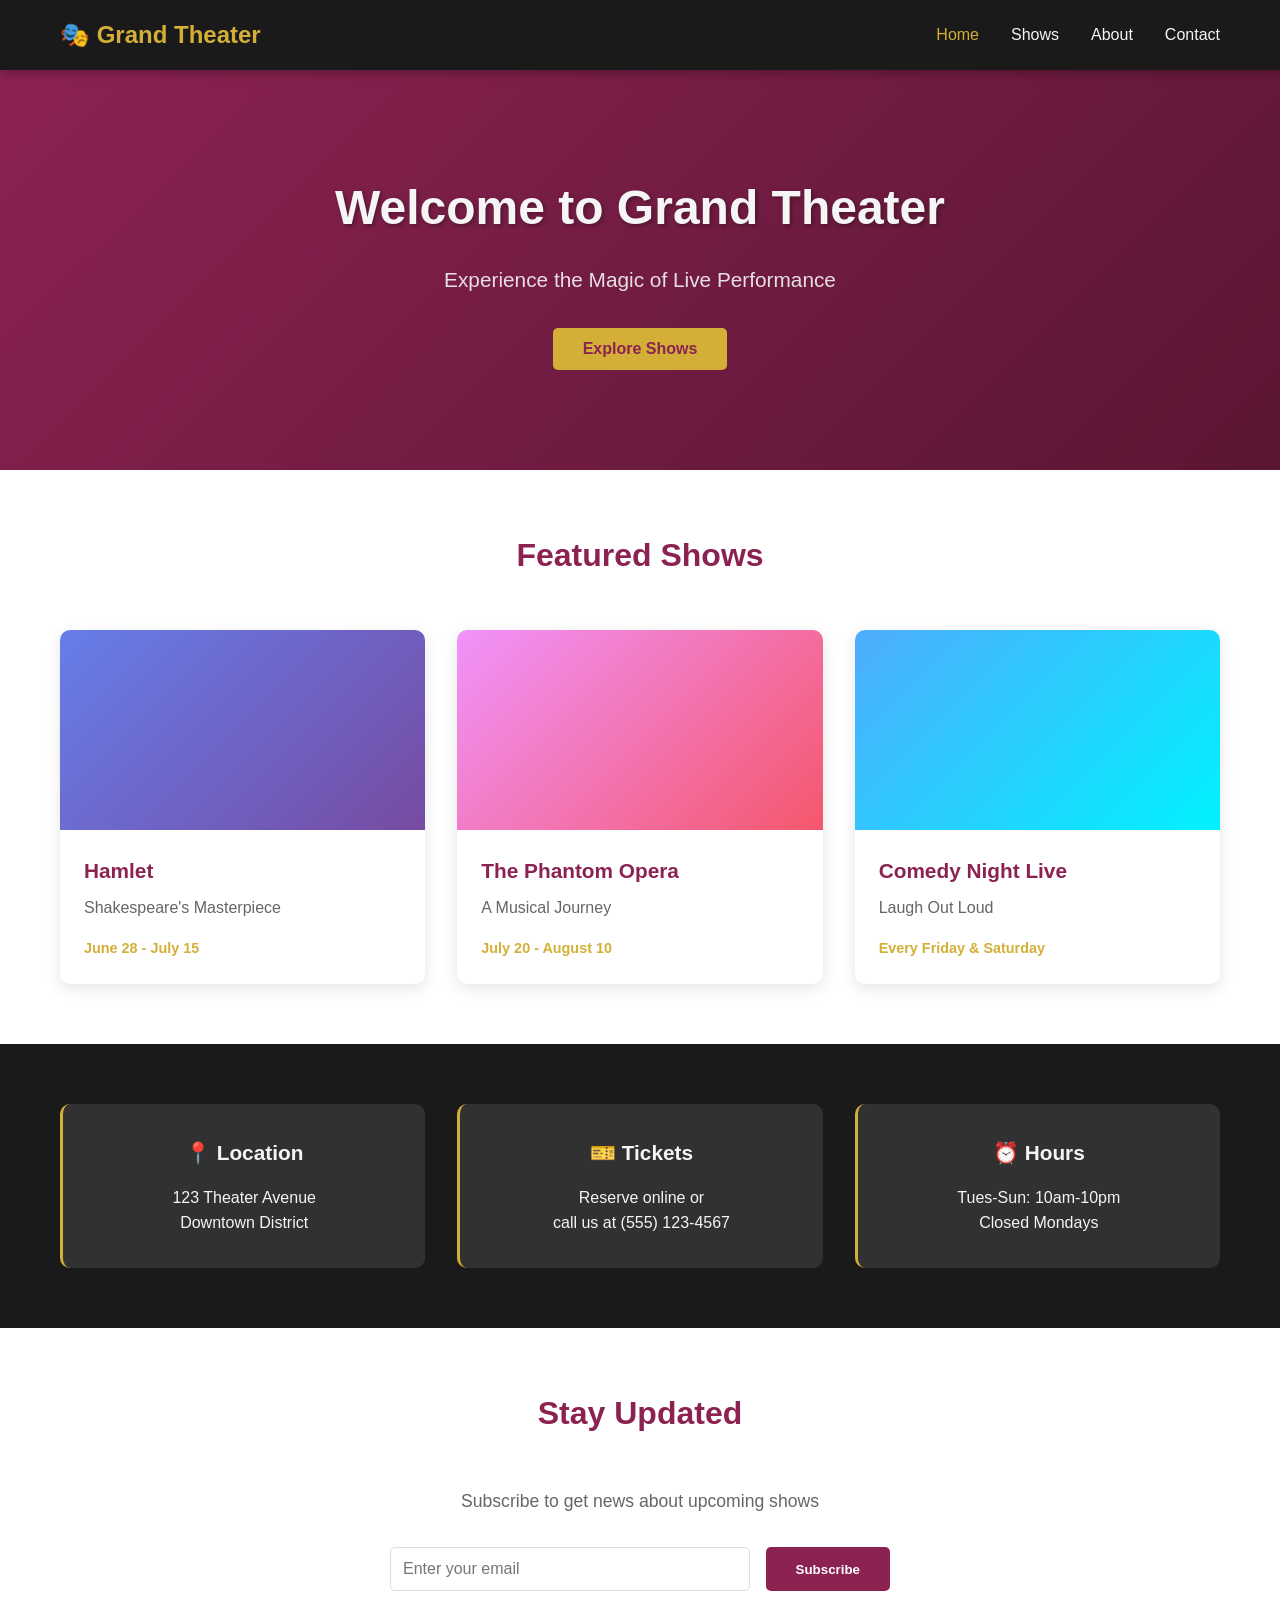
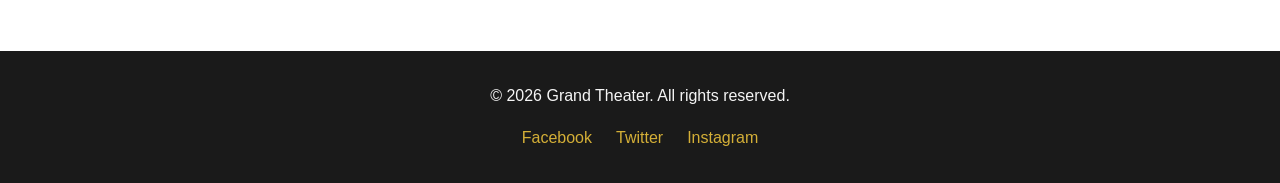
<file: index.html>
<!DOCTYPE html>
<html lang="en">
<head>
    <meta charset="UTF-8">
    <meta name="viewport" content="width=device-width, initial-scale=1.0">
    <title>Grand Theater - Experience the Magic</title>
    <link rel="stylesheet" href="styles.css">
</head>
<body>
    <!-- Navigation -->
    <nav class="navbar">
        <div class="container">
            <div class="logo">🎭 Grand Theater</div>
            <ul class="nav-links">
                <li><a href="index.html" class="active">Home</a></li>
                <li><a href="shows.html">Shows</a></li>
                <li><a href="about.html">About</a></li>
                <li><a href="contact.html">Contact</a></li>
            </ul>
        </div>
    </nav>

    <!-- Hero Section -->
    <section class="hero">
        <div class="hero-content">
            <h1>Welcome to Grand Theater</h1>
            <p>Experience the Magic of Live Performance</p>
            <button class="cta-button" onclick="document.location='shows.html'">Explore Shows</button>
        </div>
    </section>

    <!-- Featured Shows -->
    <section class="featured-shows">
        <div class="container">
            <h2>Featured Shows</h2>
            <div class="shows-grid">
                <div class="show-card">
                    <div class="show-image" style="background: linear-gradient(135deg, #667eea 0%, #764ba2 100%);"></div>
                    <h3>Hamlet</h3>
                    <p>Shakespeare's Masterpiece</p>
                    <span class="date">June 28 - July 15</span>
                </div>
                <div class="show-card">
                    <div class="show-image" style="background: linear-gradient(135deg, #f093fb 0%, #f5576c 100%);"></div>
                    <h3>The Phantom Opera</h3>
                    <p>A Musical Journey</p>
                    <span class="date">July 20 - August 10</span>
                </div>
                <div class="show-card">
                    <div class="show-image" style="background: linear-gradient(135deg, #4facfe 0%, #00f2fe 100%);"></div>
                    <h3>Comedy Night Live</h3>
                    <p>Laugh Out Loud</p>
                    <span class="date">Every Friday & Saturday</span>
                </div>
            </div>
        </div>
    </section>

    <!-- Quick Info -->
    <section class="quick-info">
        <div class="container">
            <div class="info-card">
                <h3>📍 Location</h3>
                <p>123 Theater Avenue<br>Downtown District</p>
            </div>
            <div class="info-card">
                <h3>🎫 Tickets</h3>
                <p>Reserve online or<br>call us at (555) 123-4567</p>
            </div>
            <div class="info-card">
                <h3>⏰ Hours</h3>
                <p>Tues-Sun: 10am-10pm<br>Closed Mondays</p>
            </div>
        </div>
    </section>

    <!-- Newsletter -->
    <section class="newsletter">
        <div class="container">
            <h2>Stay Updated</h2>
            <p>Subscribe to get news about upcoming shows</p>
            <form class="newsletter-form" onsubmit="handleNewsletter(event)">
                <input type="email" placeholder="Enter your email" required>
                <button type="submit" class="submit-btn">Subscribe</button>
            </form>
        </div>
    </section>

    <!-- Footer -->
    <footer class="footer">
        <div class="container">
            <p>&copy; 2026 Grand Theater. All rights reserved.</p>
            <div class="social-links">
                <a href="#" class="social-icon">Facebook</a>
                <a href="#" class="social-icon">Twitter</a>
                <a href="#" class="social-icon">Instagram</a>
            </div>
        </div>
    </footer>

    <script src="script.js"></script>
</body>
</html>
</file>
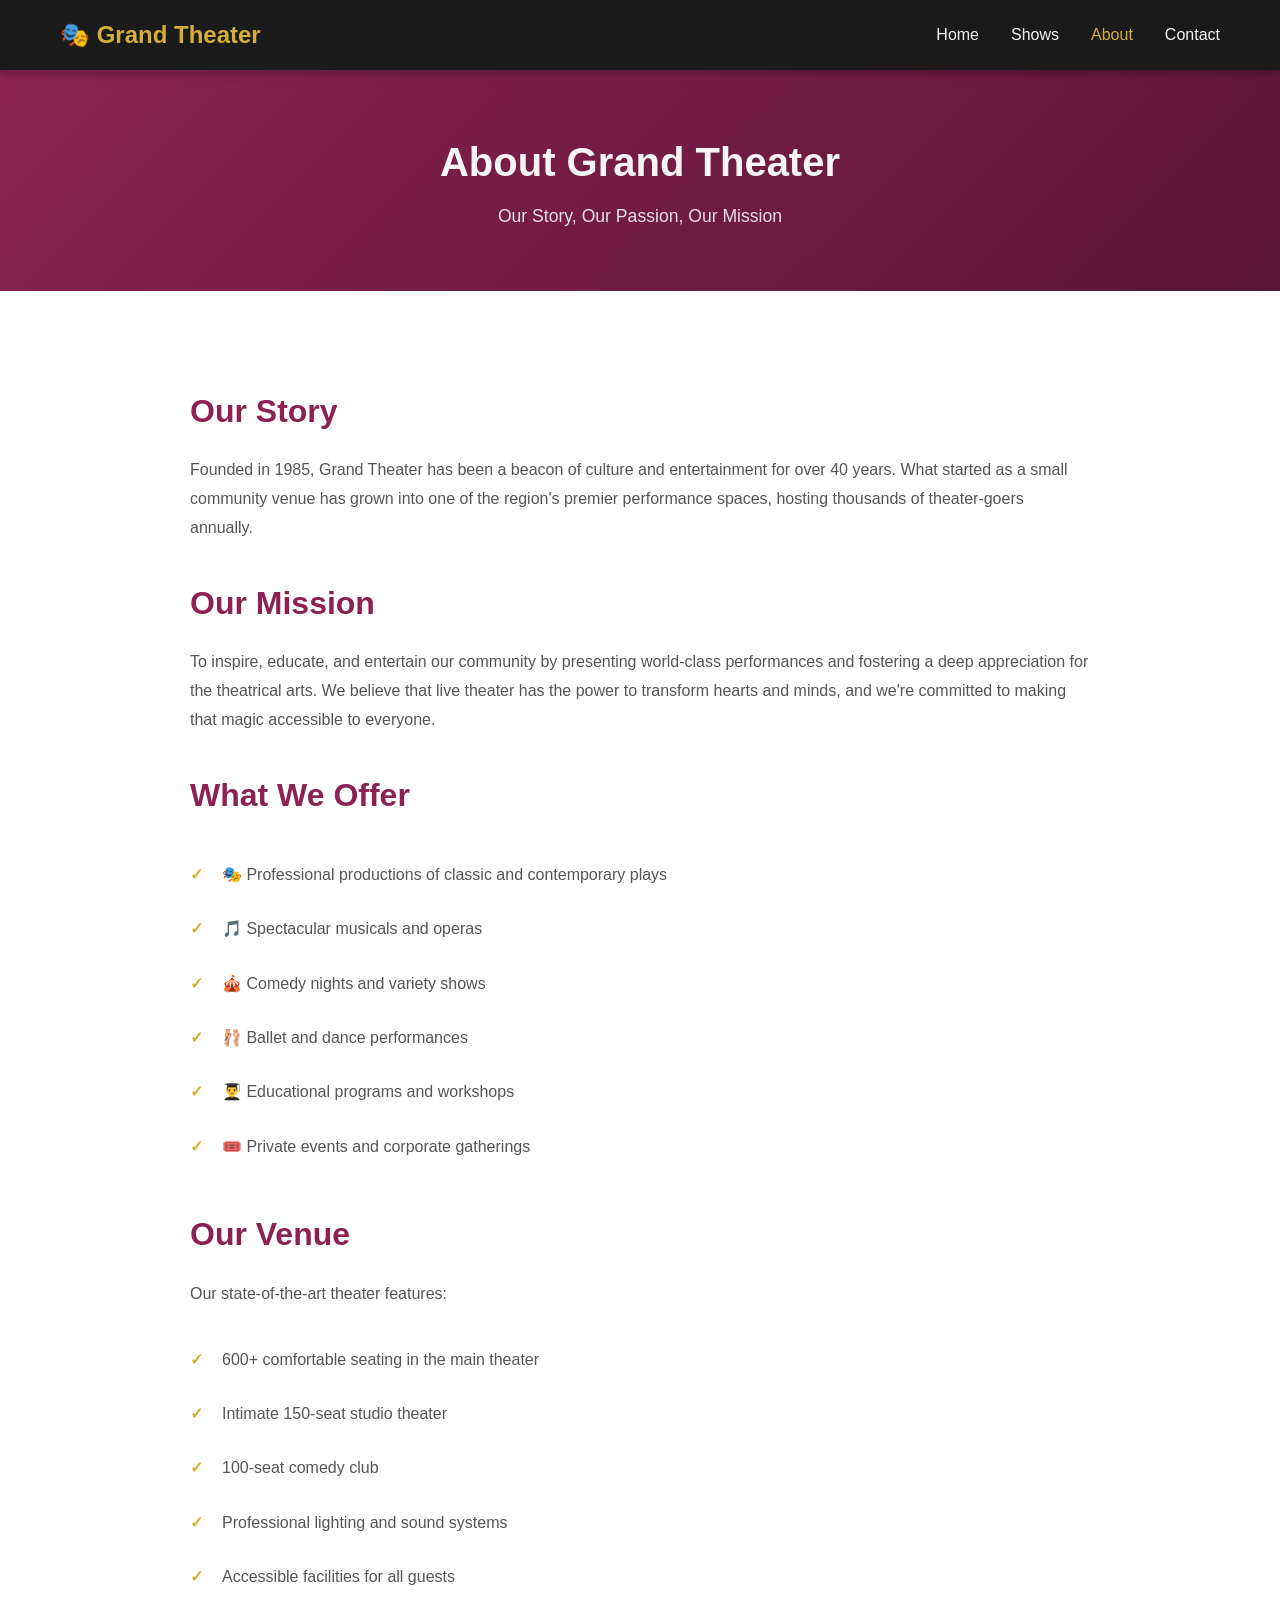
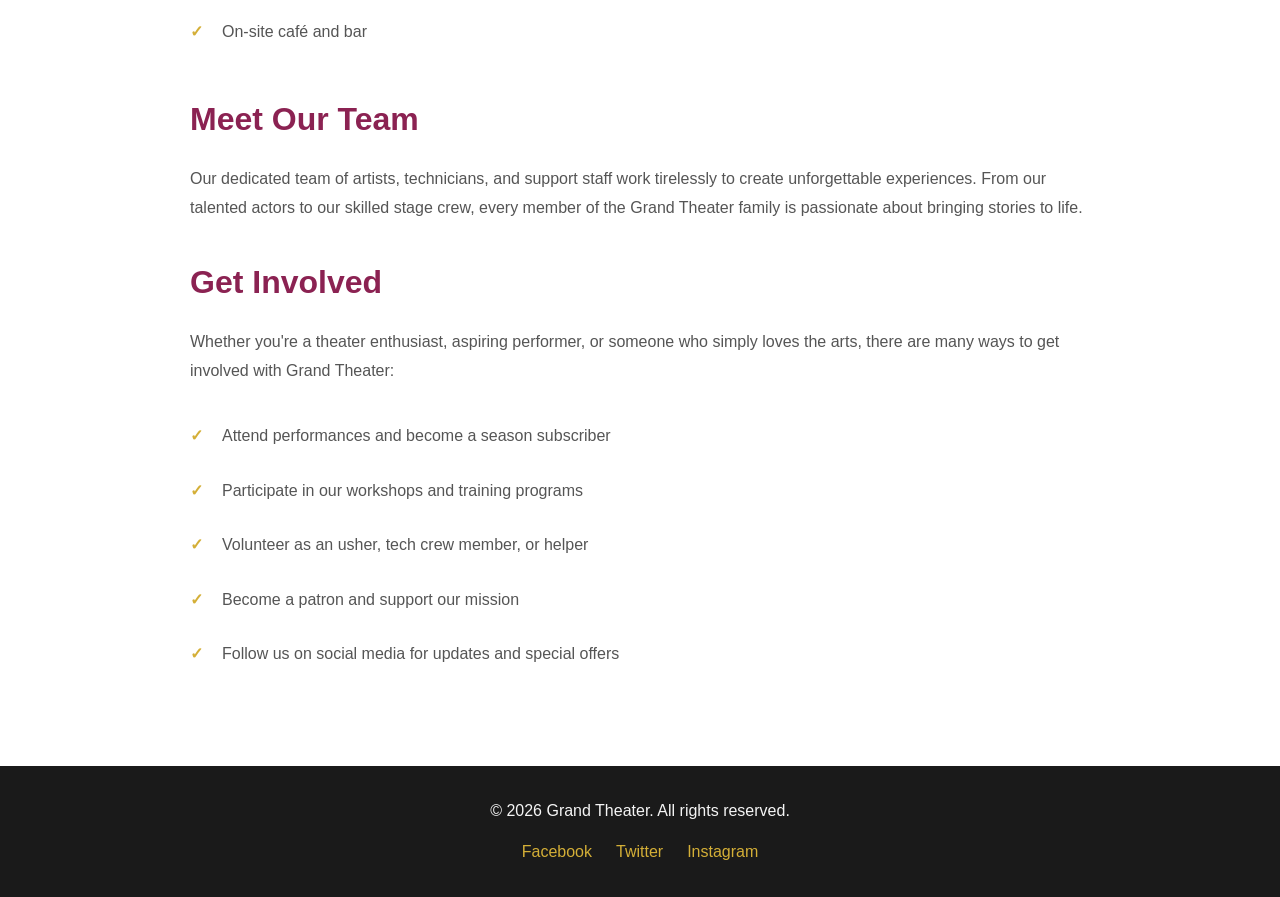
<file: about.html>
<!DOCTYPE html>
<html lang="en">
<head>
    <meta charset="UTF-8">
    <meta name="viewport" content="width=device-width, initial-scale=1.0">
    <title>About - Grand Theater</title>
    <link rel="stylesheet" href="styles.css">
</head>
<body>
    <!-- Navigation -->
    <nav class="navbar">
        <div class="container">
            <div class="logo">🎭 Grand Theater</div>
            <ul class="nav-links">
                <li><a href="index.html">Home</a></li>
                <li><a href="shows.html">Shows</a></li>
                <li><a href="about.html" class="active">About</a></li>
                <li><a href="contact.html">Contact</a></li>
            </ul>
        </div>
    </nav>

    <!-- Page Title -->
    <section class="page-title">
        <div class="container">
            <h1>About Grand Theater</h1>
            <p>Our Story, Our Passion, Our Mission</p>
        </div>
    </section>

    <!-- About Content -->
    <section class="about-section">
        <div class="container">
            <div class="about-content">
                <h2>Our Story</h2>
                <p>Founded in 1985, Grand Theater has been a beacon of culture and entertainment for over 40 years. What started as a small community venue has grown into one of the region's premier performance spaces, hosting thousands of theater-goers annually.</p>
                
                <h2>Our Mission</h2>
                <p>To inspire, educate, and entertain our community by presenting world-class performances and fostering a deep appreciation for the theatrical arts. We believe that live theater has the power to transform hearts and minds, and we're committed to making that magic accessible to everyone.</p>

                <h2>What We Offer</h2>
                <ul class="features-list">
                    <li>🎭 Professional productions of classic and contemporary plays</li>
                    <li>🎵 Spectacular musicals and operas</li>
                    <li>🎪 Comedy nights and variety shows</li>
                    <li>🩰 Ballet and dance performances</li>
                    <li>👨‍🎓 Educational programs and workshops</li>
                    <li>🎟️ Private events and corporate gatherings</li>
                </ul>

                <h2>Our Venue</h2>
                <p>Our state-of-the-art theater features:</p>
                <ul class="features-list">
                    <li>600+ comfortable seating in the main theater</li>
                    <li>Intimate 150-seat studio theater</li>
                    <li>100-seat comedy club</li>
                    <li>Professional lighting and sound systems</li>
                    <li>Accessible facilities for all guests</li>
                    <li>On-site café and bar</li>
                </ul>

                <h2>Meet Our Team</h2>
                <p>Our dedicated team of artists, technicians, and support staff work tirelessly to create unforgettable experiences. From our talented actors to our skilled stage crew, every member of the Grand Theater family is passionate about bringing stories to life.</p>

                <h2>Get Involved</h2>
                <p>Whether you're a theater enthusiast, aspiring performer, or someone who simply loves the arts, there are many ways to get involved with Grand Theater:</p>
                <ul class="features-list">
                    <li>Attend performances and become a season subscriber</li>
                    <li>Participate in our workshops and training programs</li>
                    <li>Volunteer as an usher, tech crew member, or helper</li>
                    <li>Become a patron and support our mission</li>
                    <li>Follow us on social media for updates and special offers</li>
                </ul>
            </div>
        </div>
    </section>

    <!-- Footer -->
    <footer class="footer">
        <div class="container">
            <p>&copy; 2026 Grand Theater. All rights reserved.</p>
            <div class="social-links">
                <a href="#" class="social-icon">Facebook</a>
                <a href="#" class="social-icon">Twitter</a>
                <a href="#" class="social-icon">Instagram</a>
            </div>
        </div>
    </footer>

    <script src="script.js"></script>
</body>
</html>
</file>
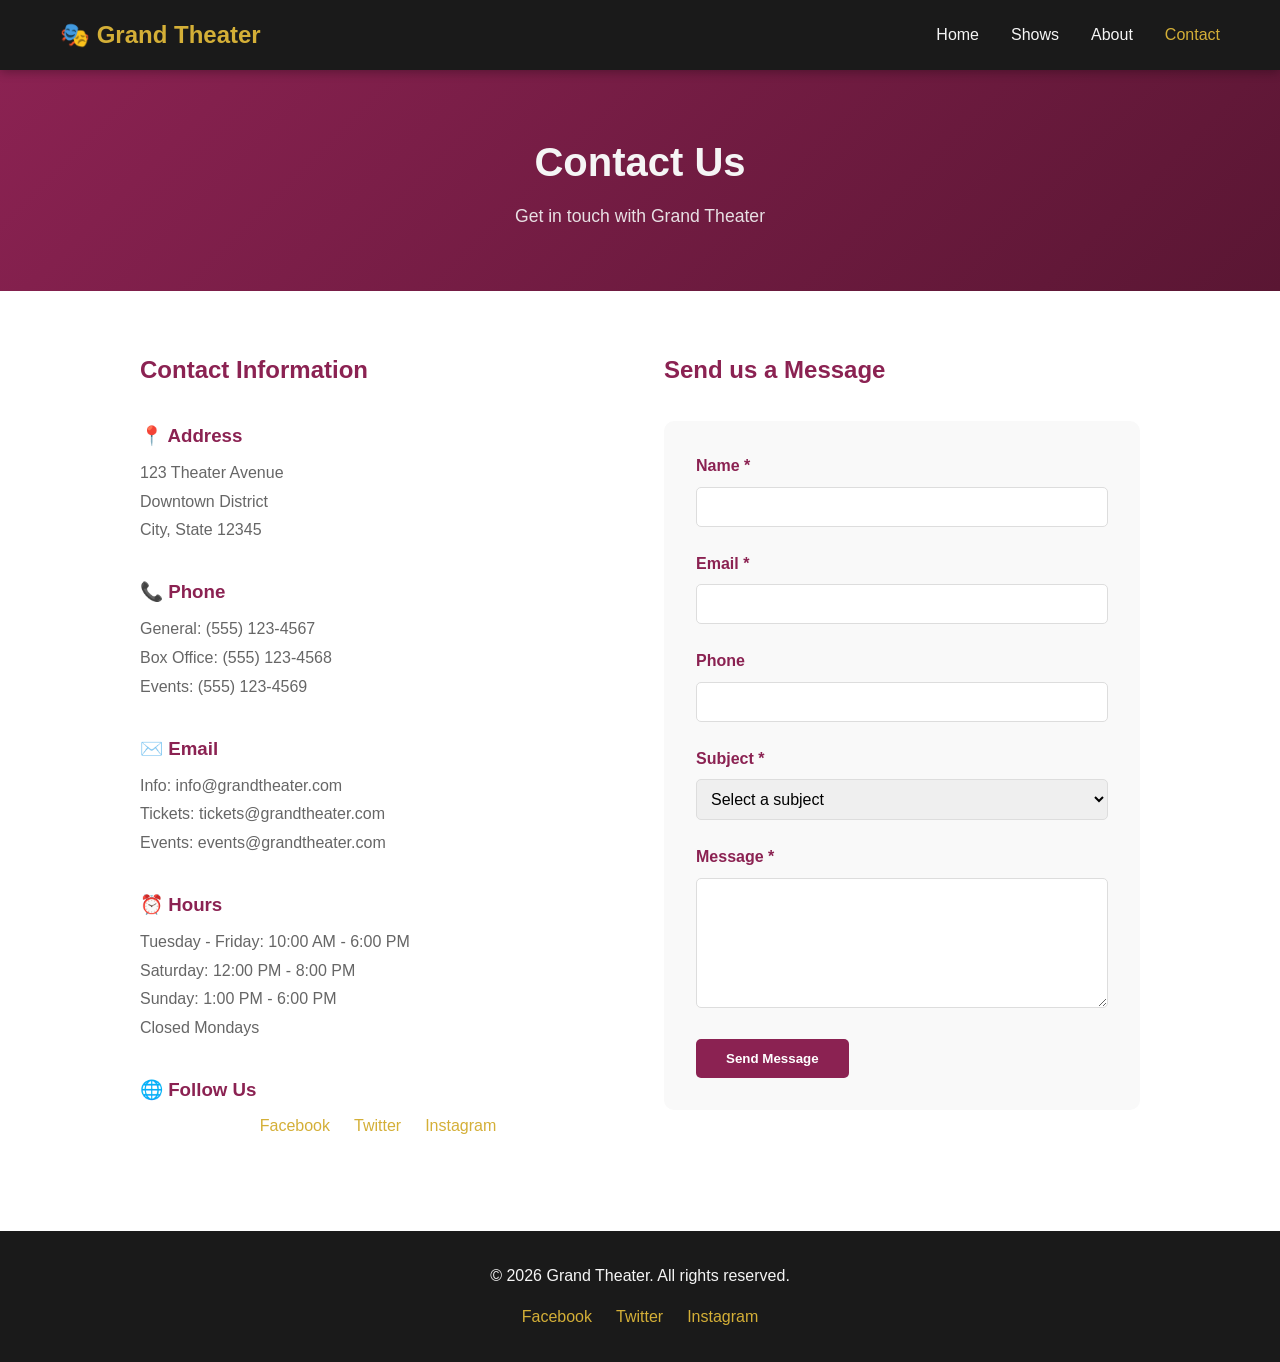
<file: contact.html>
<!DOCTYPE html>
<html lang="en">
<head>
    <meta charset="UTF-8">
    <meta name="viewport" content="width=device-width, initial-scale=1.0">
    <title>Contact - Grand Theater</title>
    <link rel="stylesheet" href="styles.css">
</head>
<body>
    <!-- Navigation -->
    <nav class="navbar">
        <div class="container">
            <div class="logo">🎭 Grand Theater</div>
            <ul class="nav-links">
                <li><a href="index.html">Home</a></li>
                <li><a href="shows.html">Shows</a></li>
                <li><a href="about.html">About</a></li>
                <li><a href="contact.html" class="active">Contact</a></li>
            </ul>
        </div>
    </nav>

    <!-- Page Title -->
    <section class="page-title">
        <div class="container">
            <h1>Contact Us</h1>
            <p>Get in touch with Grand Theater</p>
        </div>
    </section>

    <!-- Contact Section -->
    <section class="contact-section">
        <div class="container">
            <div class="contact-grid">
                <div class="contact-info">
                    <h2>Contact Information</h2>
                    
                    <div class="info-item">
                        <h3>📍 Address</h3>
                        <p>123 Theater Avenue<br>Downtown District<br>City, State 12345</p>
                    </div>

                    <div class="info-item">
                        <h3>📞 Phone</h3>
                        <p>General: (555) 123-4567<br>Box Office: (555) 123-4568<br>Events: (555) 123-4569</p>
                    </div>

                    <div class="info-item">
                        <h3>✉️ Email</h3>
                        <p>Info: info@grandtheater.com<br>Tickets: tickets@grandtheater.com<br>Events: events@grandtheater.com</p>
                    </div>

                    <div class="info-item">
                        <h3>⏰ Hours</h3>
                        <p>Tuesday - Friday: 10:00 AM - 6:00 PM<br>Saturday: 12:00 PM - 8:00 PM<br>Sunday: 1:00 PM - 6:00 PM<br>Closed Mondays</p>
                    </div>

                    <div class="info-item">
                        <h3>🌐 Follow Us</h3>
                        <div class="social-links">
                            <a href="#" class="social-icon">Facebook</a>
                            <a href="#" class="social-icon">Twitter</a>
                            <a href="#" class="social-icon">Instagram</a>
                        </div>
                    </div>
                </div>

                <div class="contact-form-wrapper">
                    <h2>Send us a Message</h2>
                    <form class="contact-form" onsubmit="handleContactForm(event)">
                        <div class="form-group">
                            <label for="name">Name *</label>
                            <input type="text" id="name" name="name" required>
                        </div>

                        <div class="form-group">
                            <label for="email">Email *</label>
                            <input type="email" id="email" name="email" required>
                        </div>

                        <div class="form-group">
                            <label for="phone">Phone</label>
                            <input type="tel" id="phone" name="phone">
                        </div>

                        <div class="form-group">
                            <label for="subject">Subject *</label>
                            <select id="subject" name="subject" required>
                                <option value="">Select a subject</option>
                                <option value="general">General Inquiry</option>
                                <option value="tickets">Ticket Information</option>
                                <option value="event">Event Booking</option>
                                <option value="feedback">Feedback</option>
                                <option value="other">Other</option>
                            </select>
                        </div>

                        <div class="form-group">
                            <label for="message">Message *</label>
                            <textarea id="message" name="message" rows="6" required></textarea>
                        </div>

                        <button type="submit" class="submit-btn">Send Message</button>
                    </form>
                    <div id="form-message" class="form-message"></div>
                </div>
            </div>
        </div>
    </section>

    <!-- Footer -->
    <footer class="footer">
        <div class="container">
            <p>&copy; 2026 Grand Theater. All rights reserved.</p>
            <div class="social-links">
                <a href="#" class="social-icon">Facebook</a>
                <a href="#" class="social-icon">Twitter</a>
                <a href="#" class="social-icon">Instagram</a>
            </div>
        </div>
    </footer>

    <script src="script.js"></script>
</body>
</html>
</file>
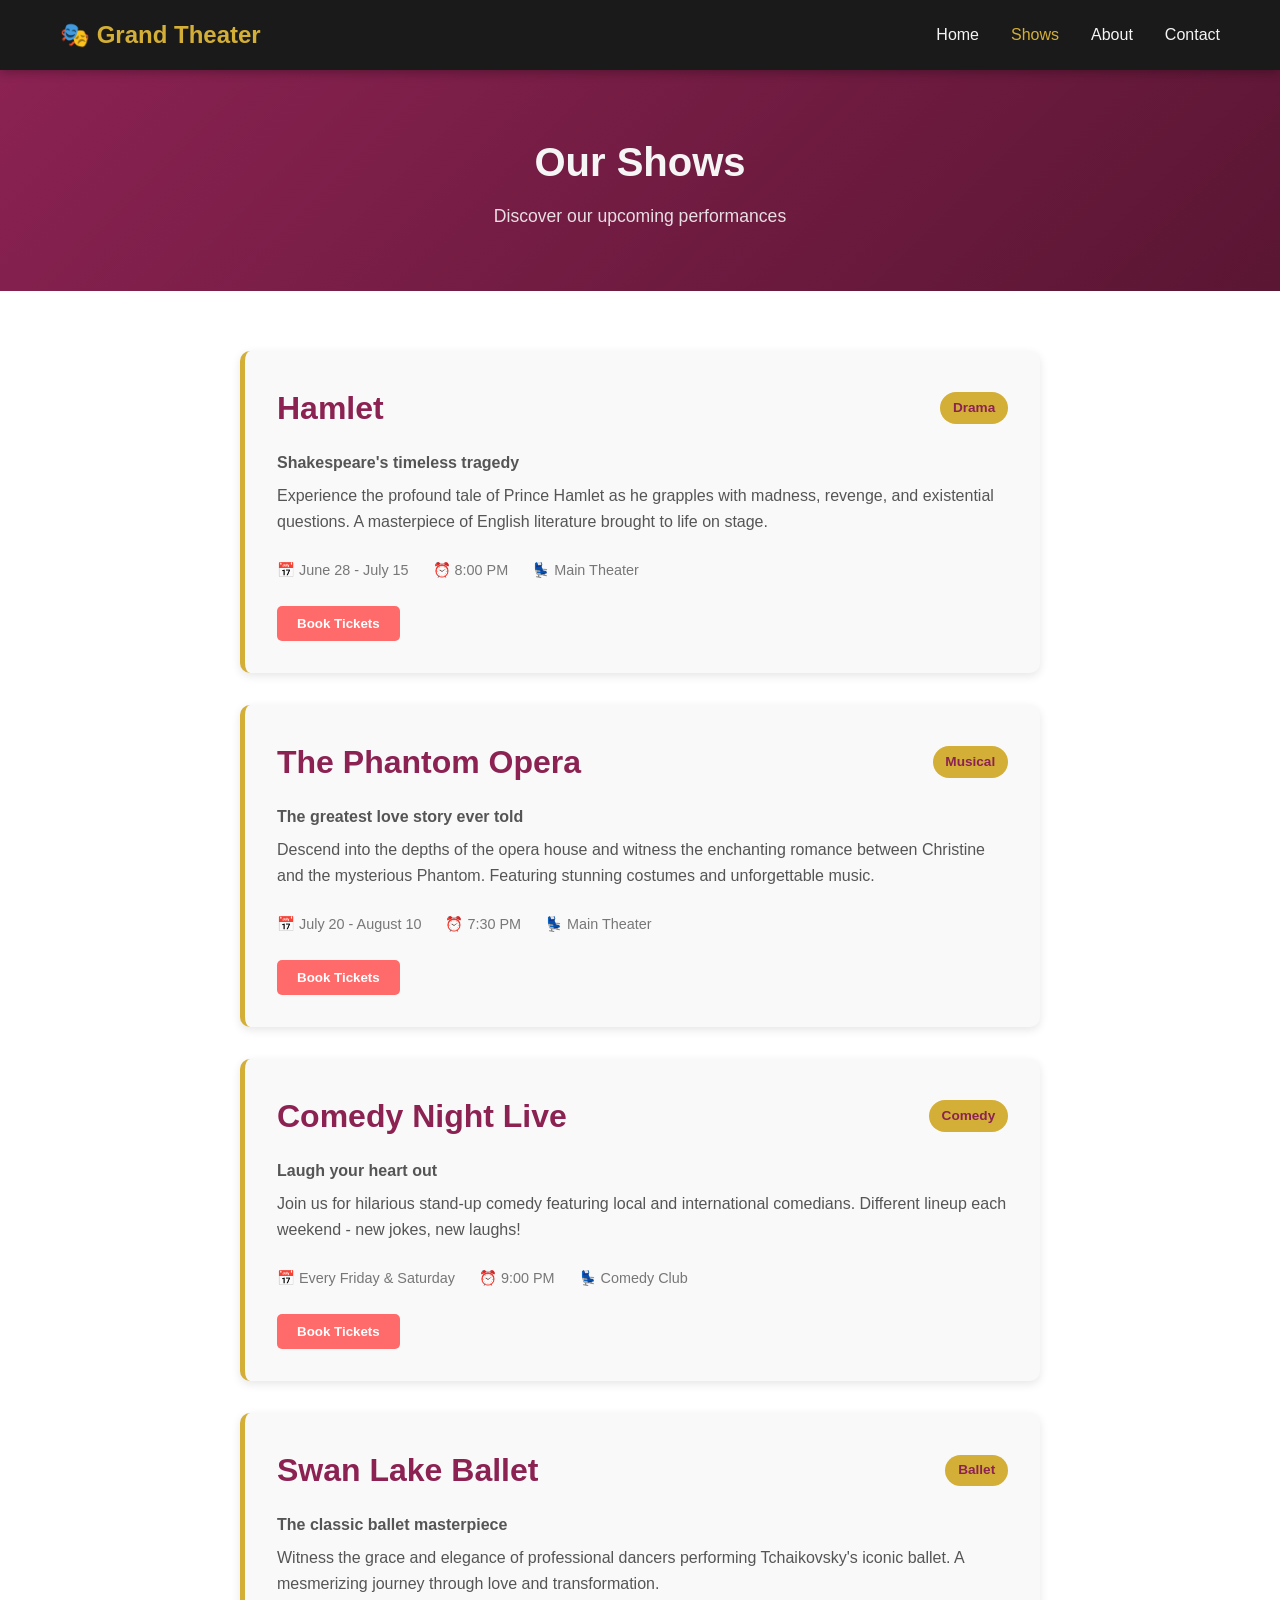
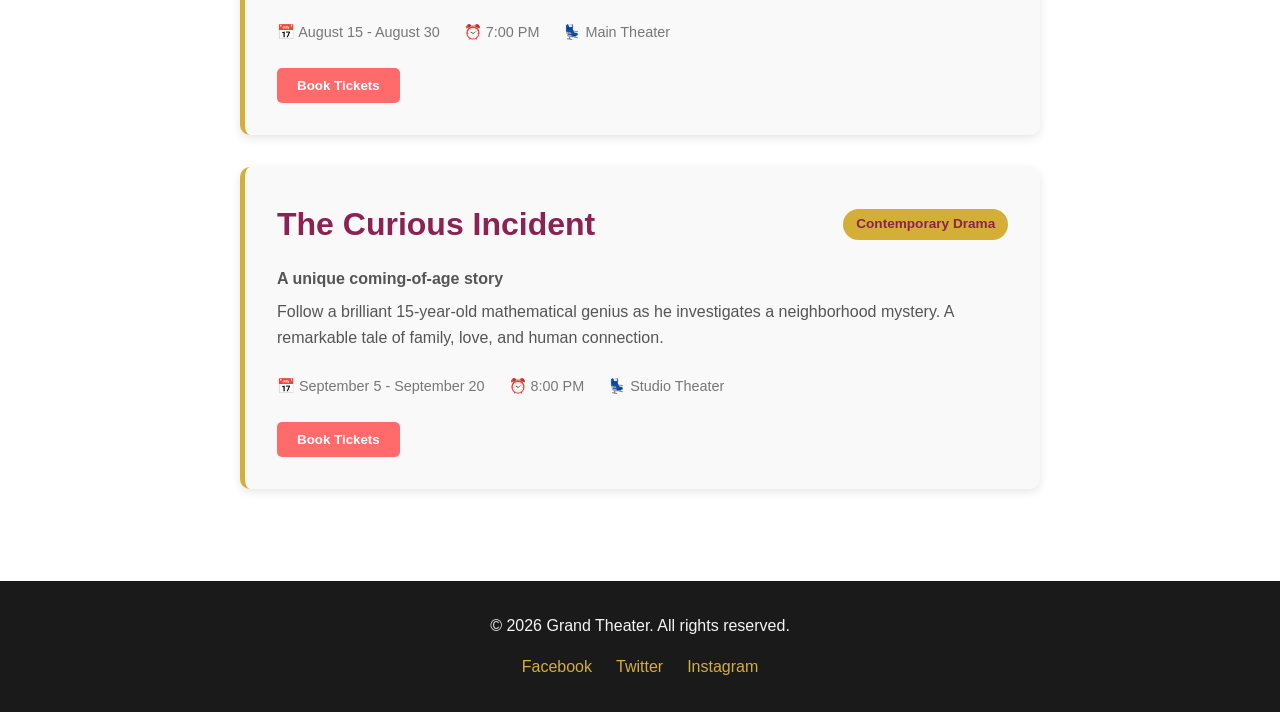
<file: shows.html>
<!DOCTYPE html>
<html lang="en">
<head>
    <meta charset="UTF-8">
    <meta name="viewport" content="width=device-width, initial-scale=1.0">
    <title>Shows - Grand Theater</title>
    <link rel="stylesheet" href="styles.css">
</head>
<body>
    <!-- Navigation -->
    <nav class="navbar">
        <div class="container">
            <div class="logo">🎭 Grand Theater</div>
            <ul class="nav-links">
                <li><a href="index.html">Home</a></li>
                <li><a href="shows.html" class="active">Shows</a></li>
                <li><a href="about.html">About</a></li>
                <li><a href="contact.html">Contact</a></li>
            </ul>
        </div>
    </nav>

    <!-- Page Title -->
    <section class="page-title">
        <div class="container">
            <h1>Our Shows</h1>
            <p>Discover our upcoming performances</p>
        </div>
    </section>

    <!-- Shows Listing -->
    <section class="shows-section">
        <div class="container">
            <div class="show-details">
                <div class="show-item">
                    <div class="show-header">
                        <h2>Hamlet</h2>
                        <span class="show-type">Drama</span>
                    </div>
                    <p><strong>Shakespeare's timeless tragedy</strong></p>
                    <p>Experience the profound tale of Prince Hamlet as he grapples with madness, revenge, and existential questions. A masterpiece of English literature brought to life on stage.</p>
                    <div class="show-meta">
                        <span>📅 June 28 - July 15</span>
                        <span>⏰ 8:00 PM</span>
                        <span>💺 Main Theater</span>
                    </div>
                    <button class="booking-btn">Book Tickets</button>
                </div>

                <div class="show-item">
                    <div class="show-header">
                        <h2>The Phantom Opera</h2>
                        <span class="show-type">Musical</span>
                    </div>
                    <p><strong>The greatest love story ever told</strong></p>
                    <p>Descend into the depths of the opera house and witness the enchanting romance between Christine and the mysterious Phantom. Featuring stunning costumes and unforgettable music.</p>
                    <div class="show-meta">
                        <span>📅 July 20 - August 10</span>
                        <span>⏰ 7:30 PM</span>
                        <span>💺 Main Theater</span>
                    </div>
                    <button class="booking-btn">Book Tickets</button>
                </div>

                <div class="show-item">
                    <div class="show-header">
                        <h2>Comedy Night Live</h2>
                        <span class="show-type">Comedy</span>
                    </div>
                    <p><strong>Laugh your heart out</strong></p>
                    <p>Join us for hilarious stand-up comedy featuring local and international comedians. Different lineup each weekend - new jokes, new laughs!</p>
                    <div class="show-meta">
                        <span>📅 Every Friday & Saturday</span>
                        <span>⏰ 9:00 PM</span>
                        <span>💺 Comedy Club</span>
                    </div>
                    <button class="booking-btn">Book Tickets</button>
                </div>

                <div class="show-item">
                    <div class="show-header">
                        <h2>Swan Lake Ballet</h2>
                        <span class="show-type">Ballet</span>
                    </div>
                    <p><strong>The classic ballet masterpiece</strong></p>
                    <p>Witness the grace and elegance of professional dancers performing Tchaikovsky's iconic ballet. A mesmerizing journey through love and transformation.</p>
                    <div class="show-meta">
                        <span>📅 August 15 - August 30</span>
                        <span>⏰ 7:00 PM</span>
                        <span>💺 Main Theater</span>
                    </div>
                    <button class="booking-btn">Book Tickets</button>
                </div>

                <div class="show-item">
                    <div class="show-header">
                        <h2>The Curious Incident</h2>
                        <span class="show-type">Contemporary Drama</span>
                    </div>
                    <p><strong>A unique coming-of-age story</strong></p>
                    <p>Follow a brilliant 15-year-old mathematical genius as he investigates a neighborhood mystery. A remarkable tale of family, love, and human connection.</p>
                    <div class="show-meta">
                        <span>📅 September 5 - September 20</span>
                        <span>⏰ 8:00 PM</span>
                        <span>💺 Studio Theater</span>
                    </div>
                    <button class="booking-btn">Book Tickets</button>
                </div>
            </div>
        </div>
    </section>

    <!-- Footer -->
    <footer class="footer">
        <div class="container">
            <p>&copy; 2026 Grand Theater. All rights reserved.</p>
            <div class="social-links">
                <a href="#" class="social-icon">Facebook</a>
                <a href="#" class="social-icon">Twitter</a>
                <a href="#" class="social-icon">Instagram</a>
            </div>
        </div>
    </footer>

    <script src="script.js"></script>
</body>
</html>
</file>
<file: styles.css>
* {
    margin: 0;
    padding: 0;
    box-sizing: border-box;
}

:root {
    --primary-color: #8b2252;
    --secondary-color: #d4af37;
    --dark-bg: #1a1a1a;
    --light-text: #f5f5f5;
    --gray-text: #cccccc;
    --accent-color: #ff6b6b;
}

body {
    font-family: 'Segoe UI', Tahoma, Geneva, Verdana, sans-serif;
    line-height: 1.6;
    color: #333;
    background-color: #f8f8f8;
}

.container {
    max-width: 1200px;
    margin: 0 auto;
    padding: 0 20px;
}

/* Navigation */
.navbar {
    background-color: var(--dark-bg);
    padding: 1rem 0;
    position: sticky;
    top: 0;
    z-index: 100;
    box-shadow: 0 2px 10px rgba(0, 0, 0, 0.3);
}

.navbar .container {
    display: flex;
    justify-content: space-between;
    align-items: center;
}

.logo {
    font-size: 1.5rem;
    font-weight: bold;
    color: var(--secondary-color);
}

.nav-links {
    display: flex;
    list-style: none;
    gap: 2rem;
}

.nav-links a {
    color: var(--light-text);
    text-decoration: none;
    transition: color 0.3s ease;
    font-weight: 500;
}

.nav-links a:hover,
.nav-links a.active {
    color: var(--secondary-color);
}

/* Hero Section */
.hero {
    background: linear-gradient(135deg, var(--primary-color) 0%, #5a1633 100%);
    color: var(--light-text);
    padding: 100px 20px;
    text-align: center;
}

.hero-content h1 {
    font-size: 3rem;
    margin-bottom: 1rem;
    text-shadow: 2px 2px 4px rgba(0, 0, 0, 0.3);
}

.hero-content p {
    font-size: 1.3rem;
    margin-bottom: 2rem;
    opacity: 0.9;
}

.cta-button {
    background-color: var(--secondary-color);
    color: var(--primary-color);
    padding: 12px 30px;
    border: none;
    border-radius: 5px;
    font-size: 1rem;
    font-weight: bold;
    cursor: pointer;
    transition: transform 0.3s ease, box-shadow 0.3s ease;
}

.cta-button:hover {
    transform: scale(1.05);
    box-shadow: 0 5px 20px rgba(0, 0, 0, 0.3);
}

/* Featured Shows */
.featured-shows {
    padding: 60px 20px;
    background-color: #fff;
}

.featured-shows h2,
.shows-section h2,
.about-section h2,
.newsletter h2 {
    text-align: center;
    font-size: 2rem;
    margin-bottom: 3rem;
    color: var(--primary-color);
}

.shows-grid {
    display: grid;
    grid-template-columns: repeat(auto-fit, minmax(300px, 1fr));
    gap: 2rem;
}

.show-card {
    background: #fff;
    border-radius: 10px;
    overflow: hidden;
    box-shadow: 0 5px 15px rgba(0, 0, 0, 0.1);
    transition: transform 0.3s ease, box-shadow 0.3s ease;
}

.show-card:hover {
    transform: translateY(-10px);
    box-shadow: 0 15px 30px rgba(0, 0, 0, 0.2);
}

.show-image {
    width: 100%;
    height: 200px;
    background-size: cover;
    background-position: center;
}

.show-card h3 {
    padding: 1.5rem 1.5rem 0.5rem;
    color: var(--primary-color);
    font-size: 1.3rem;
}

.show-card p {
    padding: 0 1.5rem;
    color: #666;
}

.show-card .date {
    display: block;
    padding: 1rem 1.5rem 1.5rem;
    color: var(--secondary-color);
    font-weight: bold;
    font-size: 0.9rem;
}

/* Quick Info */
.quick-info {
    padding: 60px 20px;
    background-color: var(--dark-bg);
}

.quick-info .container {
    display: grid;
    grid-template-columns: repeat(auto-fit, minmax(250px, 1fr));
    gap: 2rem;
}

.info-card {
    background: rgba(255, 255, 255, 0.1);
    padding: 2rem;
    border-radius: 10px;
    text-align: center;
    color: var(--light-text);
    border-left: 3px solid var(--secondary-color);
}

.info-card h3 {
    margin-bottom: 1rem;
    font-size: 1.3rem;
}

/* Newsletter */
.newsletter {
    padding: 60px 20px;
    background-color: #fff;
    text-align: center;
}

.newsletter p {
    font-size: 1.1rem;
    margin-bottom: 2rem;
    color: #666;
}

.newsletter-form {
    display: flex;
    gap: 1rem;
    max-width: 500px;
    margin: 0 auto;
}

.newsletter-form input {
    flex: 1;
    padding: 12px;
    border: 1px solid #ddd;
    border-radius: 5px;
    font-size: 1rem;
}

.submit-btn {
    background-color: var(--primary-color);
    color: white;
    padding: 12px 30px;
    border: none;
    border-radius: 5px;
    cursor: pointer;
    font-weight: bold;
    transition: background-color 0.3s ease;
}

.submit-btn:hover {
    background-color: #5a1633;
}

/* Page Title */
.page-title {
    background: linear-gradient(135deg, var(--primary-color) 0%, #5a1633 100%);
    color: var(--light-text);
    padding: 60px 20px;
    text-align: center;
}

.page-title h1 {
    font-size: 2.5rem;
    margin-bottom: 0.5rem;
}

.page-title p {
    font-size: 1.1rem;
    opacity: 0.9;
}

/* Shows Section */
.shows-section {
    padding: 60px 20px;
    background-color: #fff;
}

.show-details {
    max-width: 800px;
    margin: 0 auto;
}

.show-item {
    background: #f9f9f9;
    padding: 2rem;
    margin-bottom: 2rem;
    border-radius: 10px;
    border-left: 5px solid var(--secondary-color);
    box-shadow: 0 3px 10px rgba(0, 0, 0, 0.1);
}

.show-header {
    display: flex;
    justify-content: space-between;
    align-items: center;
    margin-bottom: 1rem;
}

.show-header h2 {
    color: var(--primary-color);
    margin: 0;
}

.show-type {
    background-color: var(--secondary-color);
    color: var(--primary-color);
    padding: 0.3rem 0.8rem;
    border-radius: 20px;
    font-size: 0.85rem;
    font-weight: bold;
}

.show-item h2 {
    margin: 0;
}

.show-item p {
    margin: 0.5rem 0;
    color: #555;
}

.show-meta {
    display: flex;
    flex-wrap: wrap;
    gap: 1.5rem;
    margin: 1.5rem 0;
    font-size: 0.9rem;
    color: #777;
}

.booking-btn {
    background-color: var(--accent-color);
    color: white;
    padding: 10px 20px;
    border: none;
    border-radius: 5px;
    cursor: pointer;
    font-weight: bold;
    transition: background-color 0.3s ease;
}

.booking-btn:hover {
    background-color: #ff5252;
}

/* About Section */
.about-section {
    padding: 60px 20px;
    background-color: #fff;
}

.about-content {
    max-width: 900px;
    margin: 0 auto;
    line-height: 1.8;
}

.about-content h2 {
    color: var(--primary-color);
    margin-top: 2rem;
    margin-bottom: 1rem;
    text-align: left;
}

.about-content p {
    color: #555;
    margin-bottom: 1.5rem;
}

.features-list {
    list-style: none;
    margin: 1.5rem 0;
}

.features-list li {
    padding: 0.8rem 0;
    padding-left: 2rem;
    color: #555;
    position: relative;
}

.features-list li:before {
    content: "✓";
    position: absolute;
    left: 0;
    color: var(--secondary-color);
    font-weight: bold;
}

/* Contact Section */
.contact-section {
    padding: 60px 20px;
    background-color: #fff;
}

.contact-grid {
    display: grid;
    grid-template-columns: 1fr 1fr;
    gap: 3rem;
    max-width: 1000px;
    margin: 0 auto;
}

.contact-info h2,
.contact-form-wrapper h2 {
    color: var(--primary-color);
    margin-bottom: 2rem;
    font-size: 1.5rem;
}

.info-item {
    margin-bottom: 2rem;
}

.info-item h3 {
    color: var(--primary-color);
    margin-bottom: 0.5rem;
}

.info-item p {
    color: #666;
    line-height: 1.8;
}

.contact-form {
    background: #f9f9f9;
    padding: 2rem;
    border-radius: 10px;
}

.form-group {
    margin-bottom: 1.5rem;
}

.form-group label {
    display: block;
    margin-bottom: 0.5rem;
    color: var(--primary-color);
    font-weight: bold;
}

.form-group input,
.form-group select,
.form-group textarea {
    width: 100%;
    padding: 10px;
    border: 1px solid #ddd;
    border-radius: 5px;
    font-family: inherit;
    font-size: 1rem;
}

.form-group input:focus,
.form-group select:focus,
.form-group textarea:focus {
    outline: none;
    border-color: var(--primary-color);
    box-shadow: 0 0 5px rgba(139, 34, 82, 0.3);
}

.form-message {
    margin-top: 1rem;
    padding: 1rem;
    border-radius: 5px;
    display: none;
}

.form-message.success {
    display: block;
    background-color: #d4edda;
    color: #155724;
    border: 1px solid #c3e6cb;
}

.form-message.error {
    display: block;
    background-color: #f8d7da;
    color: #721c24;
    border: 1px solid #f5c6cb;
}

/* Footer */
.footer {
    background-color: var(--dark-bg);
    color: var(--light-text);
    padding: 2rem;
    text-align: center;
}

.footer .container {
    display: flex;
    flex-direction: column;
    align-items: center;
    gap: 1rem;
}

.social-links {
    display: flex;
    gap: 1.5rem;
    justify-content: center;
}

.social-icon {
    color: var(--secondary-color);
    text-decoration: none;
    transition: color 0.3s ease;
}

.social-icon:hover {
    color: var(--accent-color);
}

/* Responsive Design */
@media (max-width: 768px) {
    .nav-links {
        gap: 1rem;
        font-size: 0.9rem;
    }

    .hero-content h1 {
        font-size: 2rem;
    }

    .hero-content p {
        font-size: 1rem;
    }

    .featured-shows h2,
    .shows-section h2,
    .about-section h2 {
        font-size: 1.5rem;
    }

    .shows-grid {
        grid-template-columns: 1fr;
    }

    .contact-grid {
        grid-template-columns: 1fr;
    }

    .newsletter-form {
        flex-direction: column;
    }

    .show-header {
        flex-direction: column;
        align-items: flex-start;
    }

    .show-meta {
        flex-direction: column;
        gap: 0.5rem;
    }

    .page-title h1 {
        font-size: 1.8rem;
    }
}
</file>
